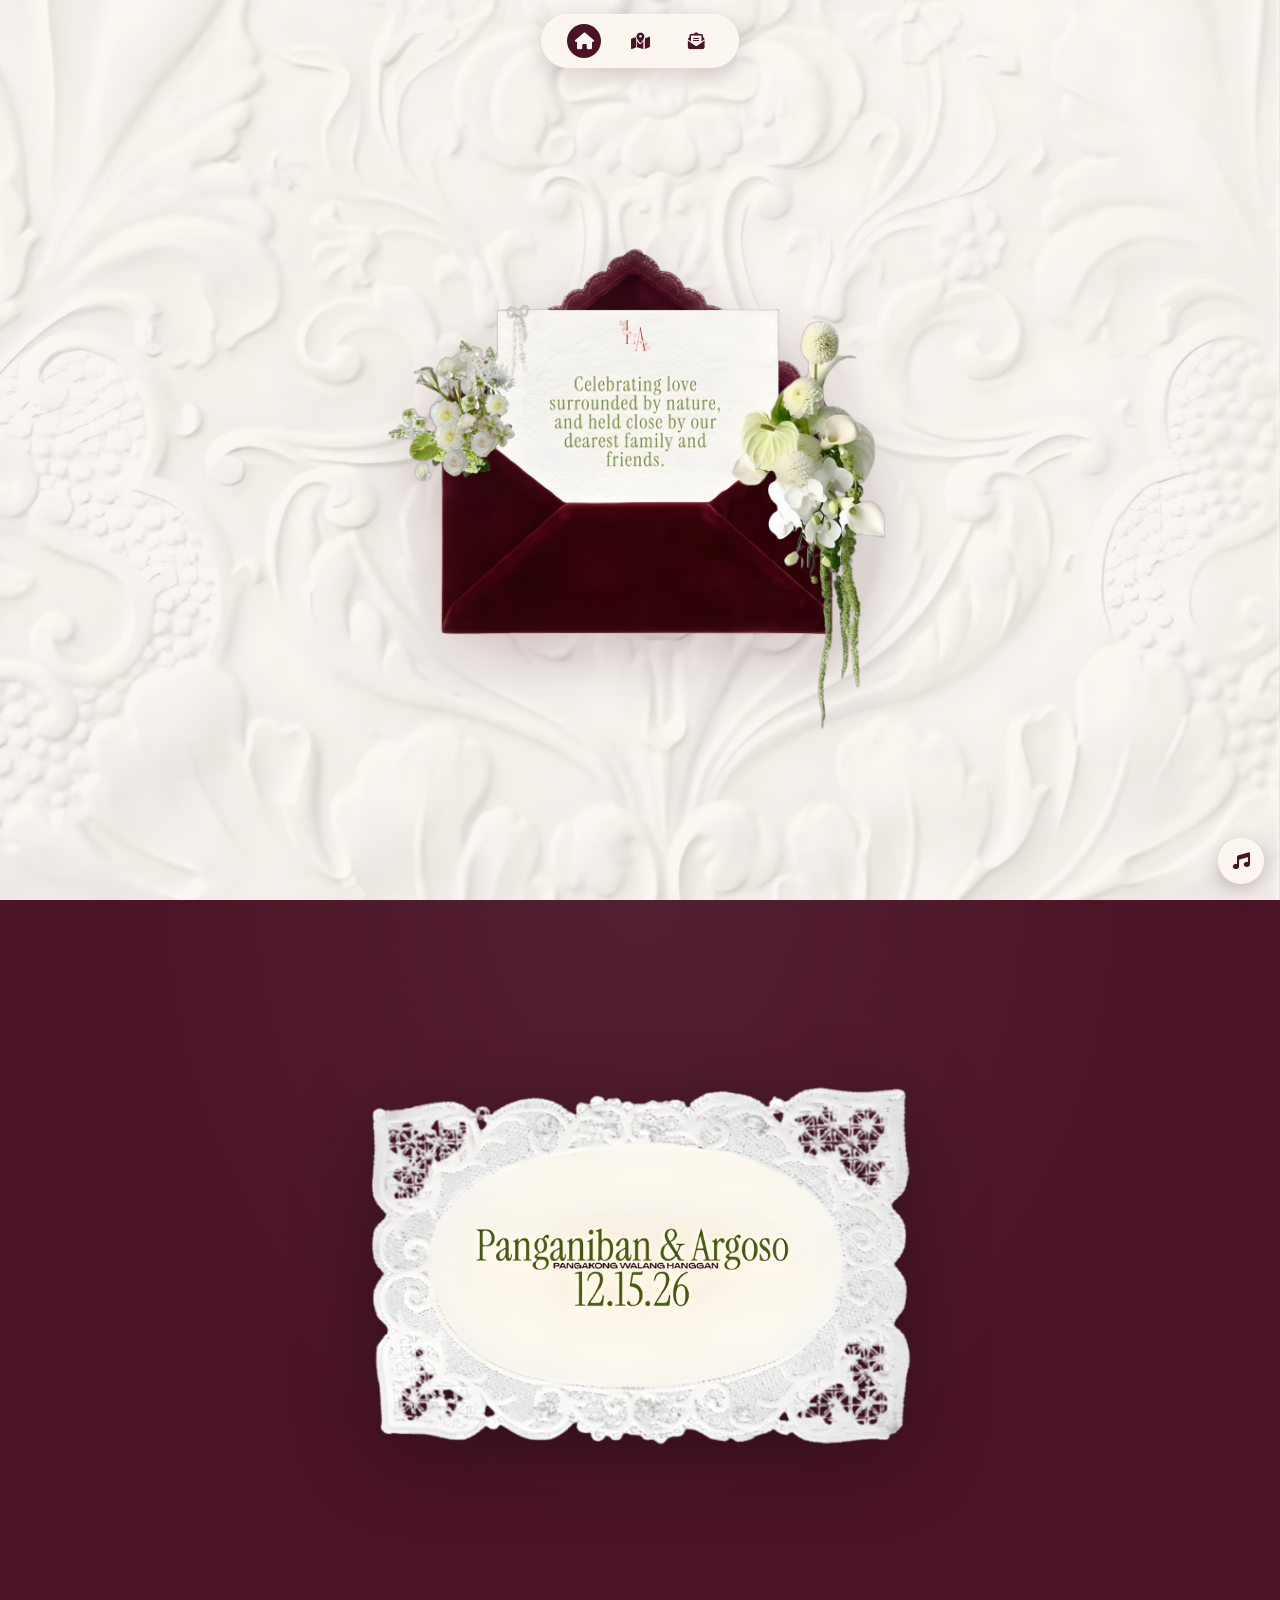
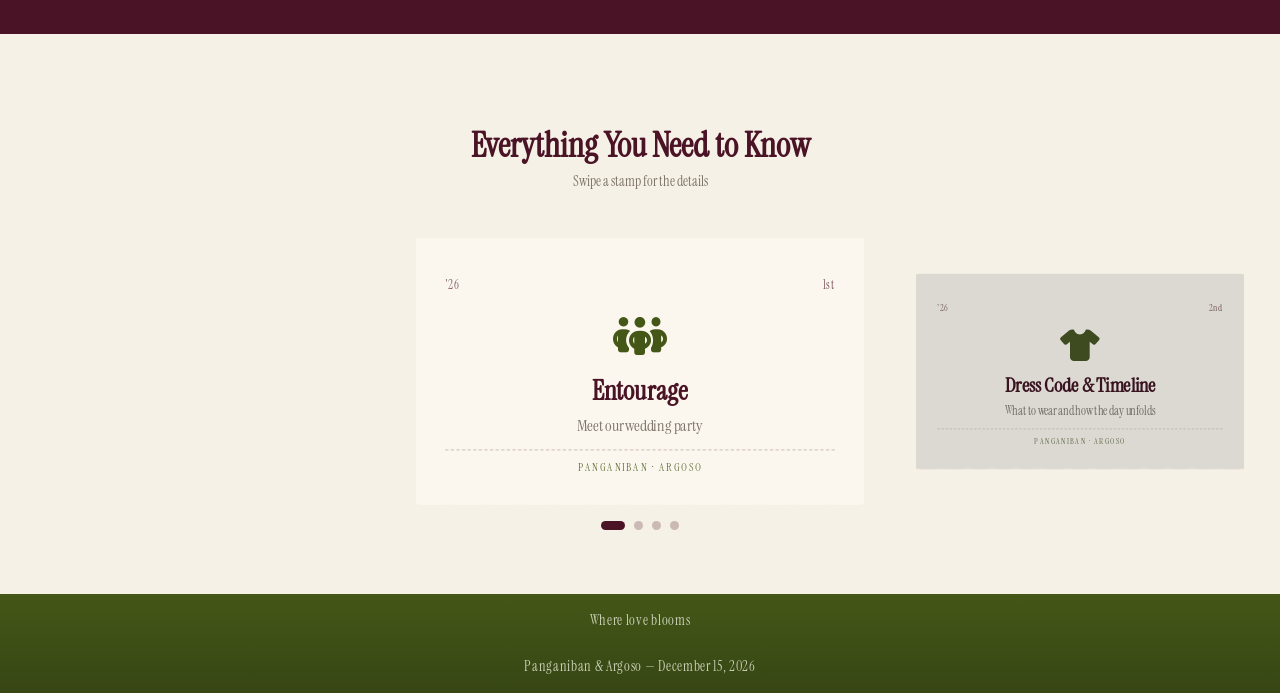
<file: panganiban_and_argoso/index.html>
<!DOCTYPE html>
<html lang="en">
<head>
    <meta charset="UTF-8">
    <meta name="viewport" content="width=device-width, initial-scale=1.0, viewport-fit=cover">
    <title>Panganiban &amp; Argoso — 12.15.26</title>
    <link rel="icon" href="./assets/icon header.png"/>
    <link rel="preconnect" href="https://fonts.googleapis.com">
    <link rel="preconnect" href="https://fonts.gstatic.com" crossorigin>
    <link href="https://fonts.googleapis.com/css2?family=Instrument+Serif:ital@0;1&display=swap" rel="stylesheet">
    <link rel="stylesheet" href="https://cdnjs.cloudflare.com/ajax/libs/font-awesome/6.5.2/css/all.min.css">
    <link rel="stylesheet" href="./style.css">
</head>
<body>
            <!-- background music: loops and attempts to autoplay; falls back to starting
                 on the visitor's first tap/click if the browser blocks silent autoplay -->
            <audio id="bgMusic" loop preload="auto">
            <source src="./assets/Project_ Romeo - Pramiss - (320 Kbps).mp3" type="audio/mpeg">
            Your browser does not support the audio element.
            </audio>

            <button type="button" id="musicToggle" class="music-toggle" aria-label="Toggle background music">
                <i class="fa-solid fa-music"></i>
            </button>

    <!-- top-center fixed nav (always visible) -->
    <nav class="pill-nav nav-top" id="topNav" aria-label="Primary">
        <button type="button" data-nav="home" class="active" aria-label="Home"><i class="fa-solid fa-house"></i></button>
        <button type="button" data-nav="map" aria-label="Open map"><i class="fa-solid fa-map-location-dot"></i></button>
        <button type="button" data-nav="rsvp" aria-label="Open RSVP"><i class="fa-solid fa-envelope-open-text"></i></button>
    </nav>

    <!-- hero area -->
    <section id="home" class="hero">
        <div class="envelope-wrap">
            <img src="./assets/hero-area-envelope.png" alt="Wedding invitation envelope" width="1000" height="1000">
        </div>
    </section>

    <!-- second area -->
    <section class="panel-maroon" aria-label="Couple names and date">
        <div class="lace-frame">
            <img class="lace-frame-img" src="./assets/second-area-name.png" alt="" aria-hidden="true" width="1000" height="800">
            <!--<div class="lace-content">
                <p class="names">Panganiban &amp; Argoso</p>
                <p class="subtitle">Panganiban &amp; Argoso Nuptials</p>
                <p class="date-line">12 . 15 . 26</p>
            </div>-->
        </div>
    </section>

    <!-- third (title for stamps)-->
    <section class="stamps-section" aria-label="Wedding details">
        <div class="stamps-heading">
            <h2>Everything You Need to Know</h2>
            <p>Swipe a stamp for the details</p>
        </div>

        <div class="carousel-viewport" id="carouselViewport">
            <div class="stamp-track" id="stampTrack" role="list">
                <article class="stamp-card is-active" role="listitem" tabindex="0" data-open="entourage">
                    <div class="stamp-top"><span>'26</span><span>1st</span></div>
                    <i class="fa-solid fa-people-group stamp-icon"></i>
                    <h3 class="stamp-title">Entourage</h3>
                    <p class="stamp-desc">Meet our wedding party</p>
                    <div class="stamp-bottom">Panganiban · Argoso</div>
                </article>

                <article class="stamp-card" role="listitem" tabindex="0" data-open="dress">
                    <div class="stamp-top"><span>'26</span><span>2nd</span></div>
                    <i class="fa-solid fa-shirt stamp-icon"></i>
                    <h3 class="stamp-title">Dress Code &amp; Timeline</h3>
                    <p class="stamp-desc">What to wear and how the day unfolds</p>
                    <div class="stamp-bottom">Panganiban · Argoso</div>
                </article>

                <article class="stamp-card" role="listitem" tabindex="0" data-open="map">
                    <div class="stamp-top"><span>'26</span><span>3rd</span></div>
                    <i class="fa-solid fa-map-location-dot stamp-icon"></i>
                    <h3 class="stamp-title">Ceremony &amp; Reception</h3>
                    <p class="stamp-desc">Venue details and directions</p>
                    <div class="stamp-bottom">Panganiban · Argoso</div>
                </article>

                <article class="stamp-card" role="listitem" tabindex="0" data-open="rsvp">
                    <div class="stamp-top"><span>'26</span><span>4th</span></div>
                    <i class="fa-solid fa-envelope-open-text stamp-icon"></i>
                    <h3 class="stamp-title">RSVP</h3>
                    <p class="stamp-desc">Let us know you're coming</p>
                    <div class="stamp-bottom">Panganiban · Argoso</div>
                </article>

            </div>
        </div>

        <div class="carousel-dots" id="carouselDots" role="tablist" aria-label="Select a card"></div>
    </section>

    <!-- footer -->
    <footer class="footer-bar">
        <span>Where love blooms</span><br>
        <span>Panganiban &amp; Argoso — December 15, 2026</span>
    </footer>

    <!-- modal for entourage -->
    <div class="modal-overlay" id="modal-entourage" aria-hidden="true">
        <div class="modal-card" role="dialog" aria-modal="true" aria-labelledby="entourageTitle">
            <div class="modal-head">
                <h3 id="entourageTitle">Wedding Entourage</h3>
                <button class="modal-close" data-close aria-label="Close"><i class="fa-solid fa-xmark"></i></button>
            </div>

            <div class="entourage-group">
                <h4>Parents of the Groom</h4>
                <p class="entourage-name">Josephine Panganiban</p>
                <p class="entourage-name">Joselito Panganiban</p>
            </div>

            <div class="entourage-group">
                <h4>Parents of the Bride</h4>
                <p class="entourage-name">Sharin Pacleb</p>
                <p class="entourage-name">Conrado Pacleb</p>
            </div>

            <div class="entourage-group">
                <h4>Principal Sponsors</h4>
                <div class="entourage-row"><span>Paul Panganiban</span><span>Cristina Panganiban</span></div>
                <div class="entourage-row"><span>Ivan Rosal</span><span>Karina Mendoza-Rosal</span></div>
                <div class="entourage-row"><span>Reynaldo Argoso</span><span>Ofelia Argoso</span></div>
            </div>

            <div class="entourage-group">
                <h4>Best Man &amp; Maid of Honor</h4>
                <div class="entourage-row"><span>John Michael Pampellona</span><span>Shannen Kyle Pacleb</span></div>
            </div>

            <div class="entourage-group">
                <h4>Secondary Sponsors</h4>
                <p class="entourage-sub">Veil</p>
                <div class="entourage-row"><span>Jonna Vercaza</span><span>Felipe Panganiban Jr .</span></div>
                <p class="entourage-sub">Candle</p>
                <div class="entourage-row"><span>Collyn Kae Panganiban</span><span>Abemel Obordo</span></div>
                <p class="entourage-sub">Cord</p>
                <div class="entourage-row"><span>Jovilyn Carman</span><span>Shane Christian Pacleb</span></div>
            </div>

            <div class="entourage-group">
                <h4>Coin &amp; Ring Bearer</h4>
                <p class="entourage-name">Sean Dave Pacleb</p>
                <h4>Bible Bearer</h4>
                <p class="entourage-name">Shawn Maverick Pacleb</p>
                <h4>Flower Girl</h4>
                <p class="entourage-name">Shannia Ava Pacleb</p>
            </div>
        </div>
    </div>


    <!-- modal for dress code/timeline -->
    <div class="modal-overlay" id="modal-dress" aria-hidden="true">
        <div class="modal-card" role="dialog" aria-modal="true" aria-labelledby="dressTitle">
            <div class="modal-head">
                <h3 id="dressTitle">Dress Code &amp; Timeline</h3>
                <button class="modal-close" data-close aria-label="Close"><i class="fa-solid fa-xmark"></i></button>
            </div>

            <p class="venue-addr" style="margin-bottom:6px;">We kindly request that our guests wear strictly formal attire and encourage everyone to dress according to our wedding colors.</p>
            <!---kjfghdifhisdfds-->
            

            <img class="modal-img" src="./assets/dress-code-rules-imagenew.png" alt="Attire guide showing suggested formal wear for ladies and gentlemen">
            <p class="venue-addr" style="margin-bottom:6px;">We can't wait to see you all looking your best as we come together to celebrate our love.</p>

            <ul class="timeline-list">
                <li><span class="tl-time">1:00 PM</span><span class="tl-label">Guests Arrive</span></li>
                <li><span class="tl-time">1:30 PM</span><span class="tl-label">Ceremony Begins</span></li>
                <li><span class="tl-time">4:00 PM</span><span class="tl-label">Cocktails</span></li>
                <li><span class="tl-time">6:00 PM</span><span class="tl-label">Dinner</span></li>
                <li><span class="tl-time">8:30 PM</span><span class="tl-label">Dancing</span></li>
                <li><span class="tl-time">9:00 PM</span><span class="tl-label">Send Off</span></li>
            </ul>
        </div>
    </div>

    <!-- modal for map -->
    <div class="modal-overlay" id="modal-map" aria-hidden="true">
        <div class="modal-card" role="dialog" aria-modal="true" aria-labelledby="mapTitle">
            <div class="modal-head">
                <h3 id="mapTitle">Getting There</h3>
                <button class="modal-close" data-close aria-label="Close"><i class="fa-solid fa-xmark"></i></button>
            </div>

            <div class="tab-row" role="tablist">
                <button class="tab-btn active" data-pane="ceremony" role="tab" aria-selected="true">Ceremony</button>
                <button class="tab-btn" data-pane="reception" role="tab" aria-selected="false">Reception</button>
            </div>

            <div class="map-pane active" data-pane="ceremony">
                <!-- Replace assets/pihm-image-preview.jpg to change the ceremony venue photo. -->
                <img class="venue-photo" src="./assets/pihm-image-preview.jpg" alt="Photo of the ceremony venue">
                <div class="map-placeholder">
                    <span><iframe src="https://www.google.com/maps/embed?pb=!1m18!1m12!1m3!1d3861.0315067443726!2d121.15774577594091!3d14.597280577156257!2m3!1f0!2f0!3f0!3m2!1i1024!2i768!4f13.1!3m3!1m2!1s0x3397b8b089fa70bb%3A0x3a2922d867e8bd24!2sParish%20of%20the%20Immaculate%20Heart%20of%20Mary%20(Diocese%20of%20Antipolo)!5e0!3m2!1sen!2sph!4v1790072441594!5m2!1sen!2sph" width="600" height="450" style="border:0;" allowfullscreen="" loading="lazy" referrerpolicy="strict-origin-when-cross-origin"></iframe></span>
                </div>
                <p class="venue-name">Parish of the Immaculate Heart of Mary (Diocese of Antipolo)</p>
                <p class="venue-addr">Daang Bakal Rd, Antipolo, 1870 Rizal</p>
                <a class="map-link" href="https://maps.app.goo.gl/XnYdXXuiNPdWwJX39" target="_blank" rel="noopener">
                    <i class="fa-solid fa-diamond-turn-right"></i> Get directions
                </a>
            </div>

            <div class="map-pane" data-pane="reception">
                <!-- Replace assets/timmy-in-woods-picture-preview.jpg to change the reception venue photo. -->
                <img class="venue-photo" src="./assets/timmy-in-woods-picture-preview.jpg" alt="Photo of the reception venue">
                <div class="map-placeholder">
                    <span><iframe src="https://www.google.com/maps/embed?pb=!1m18!1m12!1m3!1d3861.4702229044174!2d121.1643809!3d14.572261199999994!2m3!1f0!2f0!3f0!3m2!1i1024!2i768!4f13.1!3m3!1m2!1s0x3397c795c61bfc91%3A0x35b4322827633c80!2sTimmy%20in%20the%20Woods!5e0!3m2!1sen!2sph!4v1790072395099!5m2!1sen!2sph" width="600" height="450" style="border:0;" allowfullscreen="" loading="lazy" referrerpolicy="strict-origin-when-cross-origin"></iframe></span>
                </div>
                <p class="venue-name">Timmy in the Woods</p>
                <p class="venue-addr">#3 Mount Everest Avenue, Goldenhills Subdivision, Antipolo, 1870 Rizal</p>
                <a class="map-link" href="https://maps.app.goo.gl/Njo3QoFitmoHEnECA" target="_blank" rel="noopener">
                    <i class="fa-solid fa-diamond-turn-right"></i> Get directions
                </a>
            </div>
        </div>
    </div>

    <div class="modal-overlay" id="modal-rsvp" aria-hidden="true">
        <div class="modal-card" role="dialog" aria-modal="true" aria-labelledby="rsvpTitle">
            <div class="modal-head">
                <h3 id="rsvpTitle">RSVP</h3>
                <button class="modal-close" data-close aria-label="Close"><i class="fa-solid fa-xmark"></i></button>
            </div>

            <p class="reserved-line">We have specifically reserved you a seat — kindly let us know if you'll be joining us.</p>

            <div class="info-highlight">
                <div class="info-highlight-item">
                    <h4><i class="fa-solid fa-gift"></i> Gifts</h4>
                    <p>Your presence is the greatest gift we could ask for. If you wish to bless us with a gift, a monetary contribution to help our love grow and bloom in the years ahead would be deeply appreciated.</p>
                </div>
                <div class="info-highlight-item">
                    <h4><i class="fa-solid fa-calendar-check"></i> RSVP</h4>
                    <p>Kindly confirm your attendance by <b>October 15, 2026</b>. We look forward to celebrating this special day with you.</p>
                </div>
            </div>

            <form class="rsvp-form" id="rsvpForm" method="post">
                <div>
                    <label for="fullName">Full name</label>
                    <input type="text" id="fullName" name="fullName" required autocomplete="name">
                </div>

                <div>
                    <label>Will you be attending?</label>
                    <div class="attend-row" role="radiogroup" aria-label="Will you be attending?">
                        <label class="attend-option attend-yes">
                            <input type="radio" name="attending" value="Joyfully accepts" required>
                            <span class="attend-tick"><i class="fa-solid fa-check"></i></span>
                            <span class="attend-text">Joyfully Accepts</span>
                        </label>
                        <label class="attend-option attend-no">
                            <input type="radio" name="attending" value="Regretfully declines">
                            <span class="attend-tick"><i class="fa-solid fa-xmark"></i></span>
                            <span class="attend-text">Regretfully Declines</span>
                        </label>
                    </div>
                </div>

                <div>
                    <label for="songSuggest">What song will get you on the dance floor?</label>
                    <input type="text" id="songSuggest" name="songSuggest" required>
                </div>

                <div>
                    <label for="dietaryRestrictions">Dietary restrictions</label>
                    <textarea id="dietaryRestrictions" name="dietaryRestrictions" rows="3"></textarea>
                </div>

                <button type="submit" class="rsvp-submit">Send RSVP</button>
                <p class="rsvp-note">Responses are recorded to our guest list spreadsheet. Please kindly reply by October 15, 2026.</p>
                <p class="rsvp-status" id="rsvpStatus"></p>
            </form>
        </div>
    </div>

    <script src="./script.js" defer></script>
</body>
</html>
</file>
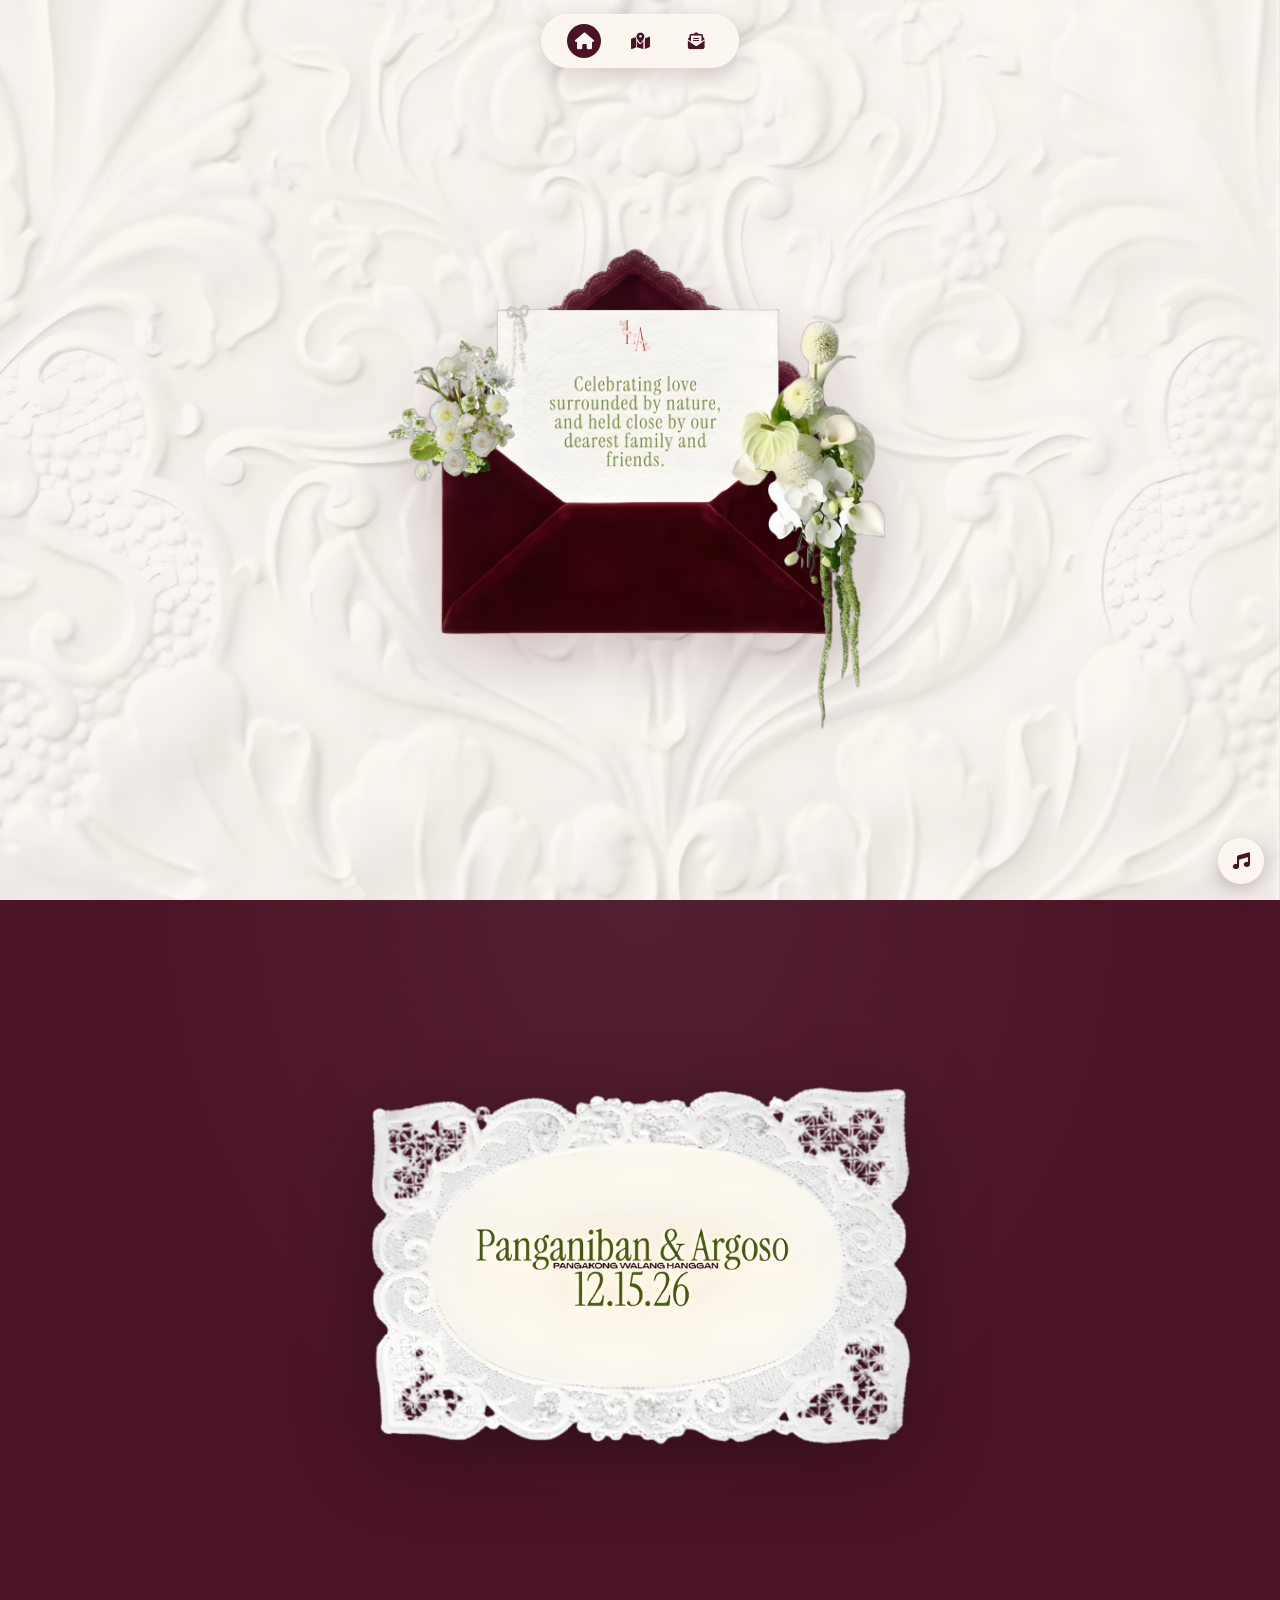
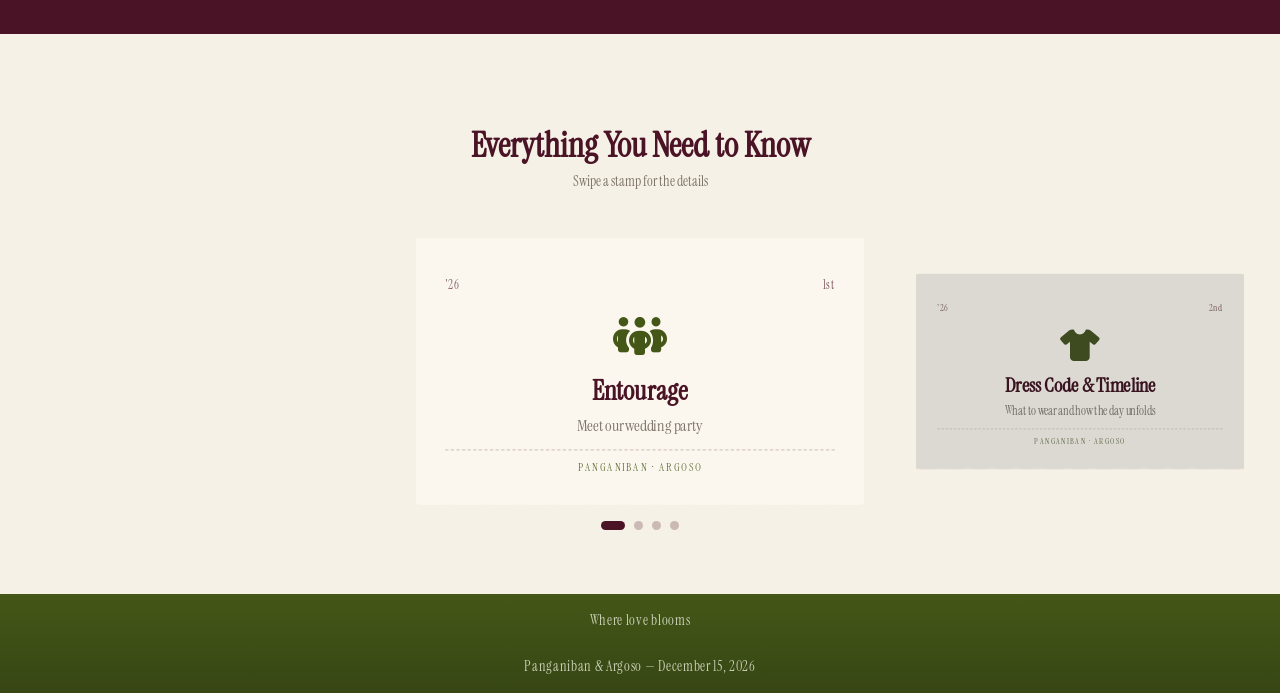
<file: twelve_fifteen_twentysix/index.html>
<!DOCTYPE html>
<html lang="en">
<head>
    <meta charset="UTF-8">
    <meta name="viewport" content="width=device-width, initial-scale=1.0, viewport-fit=cover">
    <title>Panganiban &amp; Argoso — 12.15.26</title>
    <link rel="icon" href="./assets/icon header.png"/>
    <link rel="preconnect" href="https://fonts.googleapis.com">
    <link rel="preconnect" href="https://fonts.gstatic.com" crossorigin>
    <link href="https://fonts.googleapis.com/css2?family=Instrument+Serif:ital@0;1&display=swap" rel="stylesheet">
    <link rel="stylesheet" href="https://cdnjs.cloudflare.com/ajax/libs/font-awesome/6.5.2/css/all.min.css">
    <link rel="stylesheet" href="./style.css">
</head>
<body>
            <!-- background music: loops and attempts to autoplay; falls back to starting
                on the visitor's first tap/click if the browser blocks silent autoplay -->
            <audio id="bgMusic" loop preload="auto">
            <source src="./assets/Project_ Romeo - Pramiss - (320 Kbps).mp3" type="audio/mpeg">
            Your browser does not support the audio element.
            </audio>

            <button type="button" id="musicToggle" class="music-toggle" aria-label="Toggle background music">
                <i class="fa-solid fa-music"></i>
            </button>

    <!-- top-center fixed nav (always visible) -->
    <nav class="pill-nav nav-top" id="topNav" aria-label="Primary">
        <button type="button" data-nav="home" class="active" aria-label="Home"><i class="fa-solid fa-house"></i></button>
        <button type="button" data-nav="map" aria-label="Open map"><i class="fa-solid fa-map-location-dot"></i></button>
        <button type="button" data-nav="rsvp" aria-label="Open RSVP"><i class="fa-solid fa-envelope-open-text"></i></button>
    </nav>

    <!-- hero area -->
    <section id="home" class="hero">
        <div class="envelope-wrap">
            <img src="./assets/hero-area-envelope.png" alt="Wedding invitation envelope" width="1000" height="1000">
        </div>
    </section>

    <!-- second area -->
    <section class="panel-maroon" aria-label="Couple names and date">
        <div class="lace-frame">
            <img class="lace-frame-img" src="./assets/second-area-name.png" alt="" aria-hidden="true" width="1000" height="800">
            <!--<div class="lace-content">
                <p class="names">Panganiban &amp; Argoso</p>
                <p class="subtitle">Panganiban &amp; Argoso Nuptials</p>
                <p class="date-line">12 . 15 . 26</p>
            </div>-->
        </div>
    </section>

    <!-- third (title for stamps)-->
    <section class="stamps-section" aria-label="Wedding details">
        <div class="stamps-heading">
            <h2>Everything You Need to Know</h2>
            <p>Swipe a stamp for the details</p>
        </div>

        <div class="carousel-viewport" id="carouselViewport">
            <div class="stamp-track" id="stampTrack" role="list">
                <article class="stamp-card is-active" role="listitem" tabindex="0" data-open="entourage">
                    <div class="stamp-top"><span>'26</span><span>1st</span></div>
                    <i class="fa-solid fa-people-group stamp-icon"></i>
                    <h3 class="stamp-title">Entourage</h3>
                    <p class="stamp-desc">Meet our wedding party</p>
                    <div class="stamp-bottom">Panganiban · Argoso</div>
                </article>

                <article class="stamp-card" role="listitem" tabindex="0" data-open="dress">
                    <div class="stamp-top"><span>'26</span><span>2nd</span></div>
                    <i class="fa-solid fa-shirt stamp-icon"></i>
                    <h3 class="stamp-title">Dress Code &amp; Timeline</h3>
                    <p class="stamp-desc">What to wear and how the day unfolds</p>
                    <div class="stamp-bottom">Panganiban · Argoso</div>
                </article>

                <article class="stamp-card" role="listitem" tabindex="0" data-open="map">
                    <div class="stamp-top"><span>'26</span><span>3rd</span></div>
                    <i class="fa-solid fa-map-location-dot stamp-icon"></i>
                    <h3 class="stamp-title">Ceremony &amp; Reception</h3>
                    <p class="stamp-desc">Venue details and directions</p>
                    <div class="stamp-bottom">Panganiban · Argoso</div>
                </article>

                <article class="stamp-card" role="listitem" tabindex="0" data-open="rsvp">
                    <div class="stamp-top"><span>'26</span><span>4th</span></div>
                    <i class="fa-solid fa-envelope-open-text stamp-icon"></i>
                    <h3 class="stamp-title">RSVP</h3>
                    <p class="stamp-desc">Let us know you're coming</p>
                    <div class="stamp-bottom">Panganiban · Argoso</div>
                </article>

            </div>
        </div>

        <div class="carousel-dots" id="carouselDots" role="tablist" aria-label="Select a card"></div>
    </section>

    <!-- footer -->
    <footer class="footer-bar">
        <span>Where love blooms</span><br>
        <span>Panganiban &amp; Argoso — December 15, 2026</span>
    </footer>

    <!-- modal for entourage -->
    <div class="modal-overlay" id="modal-entourage" aria-hidden="true">
        <div class="modal-card" role="dialog" aria-modal="true" aria-labelledby="entourageTitle">
            <div class="modal-head">
                <h3 id="entourageTitle">Wedding Entourage</h3>
                <button class="modal-close" data-close aria-label="Close"><i class="fa-solid fa-xmark"></i></button>
            </div>

            <div class="entourage-group">
                <h4>Parents of the Groom</h4>
                <p class="entourage-name">Josephine Panganiban</p>
                <p class="entourage-name">Joselito Panganiban</p>
            </div>

            <div class="entourage-group">
                <h4>Parents of the Bride</h4>
                <p class="entourage-name">Sharin Pacleb</p>
                <p class="entourage-name">Conrado Pacleb</p>
            </div>

            <div class="entourage-group">
                <h4>Principal Sponsors</h4>
                <div class="entourage-row"><span>Paul Panganiban</span><span>Cristina Panganiban</span></div>
                <div class="entourage-row"><span>Ivan Rosal</span><span>Karina Mendoza-Rosal</span></div>
                <div class="entourage-row"><span>Reynaldo Argoso</span><span>Ofelia Argoso</span></div>
            </div>

            <div class="entourage-group">
                <h4>Best Man &amp; Maid of Honor</h4>
                <div class="entourage-row"><span>John Michael Pampellona</span><span>Shannen Kyle Pacleb</span></div>
            </div>

            <div class="entourage-group">
                <h4>Secondary Sponsors</h4>
                <p class="entourage-sub">Veil</p>
                <div class="entourage-row"><span>Jonna Vercaza</span><span>Felipe Panganiban Jr .</span></div>
                <p class="entourage-sub">Candle</p>
                <div class="entourage-row"><span>Collyn Kae Panganiban</span><span>Abemel Obordo</span></div>
                <p class="entourage-sub">Cord</p>
                <div class="entourage-row"><span>Jovilyn Carman</span><span>Shane Christian Pacleb</span></div>
            </div>

            <div class="entourage-group">
                <h4>Coin &amp; Ring Bearer</h4>
                <p class="entourage-name">Sean Dave Pacleb</p>
                <h4>Bible Bearer</h4>
                <p class="entourage-name">Shawn Maverick Pacleb</p>
                <h4>Flower Girl</h4>
                <p class="entourage-name">Shannia Ava Pacleb</p>
            </div>
        </div>
    </div>


    <!-- modal for dress code/timeline -->
    <div class="modal-overlay" id="modal-dress" aria-hidden="true">
        <div class="modal-card" role="dialog" aria-modal="true" aria-labelledby="dressTitle">
            <div class="modal-head">
                <h3 id="dressTitle">Dress Code &amp; Timeline</h3>
                <button class="modal-close" data-close aria-label="Close"><i class="fa-solid fa-xmark"></i></button>
            </div>

            <p class="venue-addr" style="margin-bottom:6px;">We kindly request that our guests wear strictly formal attire and encourage everyone to dress according to our wedding colors.</p>
            <!---kjfghdifhisdfds-->
            

            <img class="modal-img" src="./assets/dress-code-rules-imagenew.png" alt="Attire guide showing suggested formal wear for ladies and gentlemen">
            <p class="venue-addr" style="margin-bottom:6px;">We can't wait to see you all looking your best as we come together to celebrate our love.</p>

            <ul class="timeline-list">
                <li><span class="tl-time">1:00 PM</span><span class="tl-label">Guests Arrive</span></li>
                <li><span class="tl-time">1:30 PM</span><span class="tl-label">Ceremony Begins</span></li>
                <li><span class="tl-time">4:00 PM</span><span class="tl-label">Cocktails</span></li>
                <li><span class="tl-time">6:00 PM</span><span class="tl-label">Dinner</span></li>
                <li><span class="tl-time">8:30 PM</span><span class="tl-label">Dancing</span></li>
                <li><span class="tl-time">9:00 PM</span><span class="tl-label">Send Off</span></li>
            </ul>
        </div>
    </div>

    <!-- modal for map -->
    <div class="modal-overlay" id="modal-map" aria-hidden="true">
        <div class="modal-card" role="dialog" aria-modal="true" aria-labelledby="mapTitle">
            <div class="modal-head">
                <h3 id="mapTitle">Getting There</h3>
                <button class="modal-close" data-close aria-label="Close"><i class="fa-solid fa-xmark"></i></button>
            </div>

            <div class="tab-row" role="tablist">
                <button class="tab-btn active" data-pane="ceremony" role="tab" aria-selected="true">Ceremony</button>
                <button class="tab-btn" data-pane="reception" role="tab" aria-selected="false">Reception</button>
            </div>

            <div class="map-pane active" data-pane="ceremony">
                <!-- Replace assets/pihm-image-preview.jpg to change the ceremony venue photo. -->
                <img class="venue-photo" src="./assets/pihm-image-preview.jpg" alt="Photo of the ceremony venue">
                <div class="map-placeholder">
                    <span><iframe src="https://www.google.com/maps/embed?pb=!1m18!1m12!1m3!1d3861.0315067443726!2d121.15774577594091!3d14.597280577156257!2m3!1f0!2f0!3f0!3m2!1i1024!2i768!4f13.1!3m3!1m2!1s0x3397b8b089fa70bb%3A0x3a2922d867e8bd24!2sParish%20of%20the%20Immaculate%20Heart%20of%20Mary%20(Diocese%20of%20Antipolo)!5e0!3m2!1sen!2sph!4v1790072441594!5m2!1sen!2sph" width="600" height="450" style="border:0;" allowfullscreen="" loading="lazy" referrerpolicy="strict-origin-when-cross-origin"></iframe></span>
                </div>
                <p class="venue-name">Parish of the Immaculate Heart of Mary (Diocese of Antipolo)</p>
                <p class="venue-addr">Daang Bakal Rd, Antipolo, 1870 Rizal</p>
                <a class="map-link" href="https://maps.app.goo.gl/XnYdXXuiNPdWwJX39" target="_blank" rel="noopener">
                    <i class="fa-solid fa-diamond-turn-right"></i> Get directions
                </a>
            </div>

            <div class="map-pane" data-pane="reception">
                <!-- Replace assets/timmy-in-woods-picture-preview.jpg to change the reception venue photo. -->
                <img class="venue-photo" src="./assets/timmy-in-woods-picture-preview.jpg" alt="Photo of the reception venue">
                <div class="map-placeholder">
                    <span><iframe src="https://www.google.com/maps/embed?pb=!1m18!1m12!1m3!1d3861.4702229044174!2d121.1643809!3d14.572261199999994!2m3!1f0!2f0!3f0!3m2!1i1024!2i768!4f13.1!3m3!1m2!1s0x3397c795c61bfc91%3A0x35b4322827633c80!2sTimmy%20in%20the%20Woods!5e0!3m2!1sen!2sph!4v1790072395099!5m2!1sen!2sph" width="600" height="450" style="border:0;" allowfullscreen="" loading="lazy" referrerpolicy="strict-origin-when-cross-origin"></iframe></span>
                </div>
                <p class="venue-name">Timmy in the Woods</p>
                <p class="venue-addr">#3 Mount Everest Avenue, Goldenhills Subdivision, Antipolo, 1870 Rizal</p>
                <a class="map-link" href="https://maps.app.goo.gl/Njo3QoFitmoHEnECA" target="_blank" rel="noopener">
                    <i class="fa-solid fa-diamond-turn-right"></i> Get directions
                </a>
            </div>
        </div>
    </div>

    <div class="modal-overlay" id="modal-rsvp" aria-hidden="true">
        <div class="modal-card" role="dialog" aria-modal="true" aria-labelledby="rsvpTitle">
            <div class="modal-head">
                <h3 id="rsvpTitle">RSVP</h3>
                <button class="modal-close" data-close aria-label="Close"><i class="fa-solid fa-xmark"></i></button>
            </div>

            <p class="reserved-line">We have specifically reserved you a seat — kindly let us know if you'll be joining us.</p>

            <div class="info-highlight">
                <div class="info-highlight-item">
                    <h4><i class="fa-solid fa-gift"></i> Gifts</h4>
                    <p>Your presence is the greatest gift we could ask for. If you wish to bless us with a gift, a monetary contribution to help our love grow and bloom in the years ahead would be deeply appreciated.</p>
                </div>
                <div class="info-highlight-item">
                    <h4><i class="fa-solid fa-calendar-check"></i> RSVP</h4>
                    <p>Kindly confirm your attendance by <b>October 15, 2026</b>. We look forward to celebrating this special day with you.</p>
                </div>
            </div>

            <form class="rsvp-form" id="rsvpForm" method="post">
                <div>
                    <label for="fullName">Full name</label>
                    <input type="text" id="fullName" name="fullName" required autocomplete="name">
                </div>

                <div>
                    <label>Will you be attending?</label>
                    <div class="attend-row" role="radiogroup" aria-label="Will you be attending?">
                        <label class="attend-option attend-yes">
                            <input type="radio" name="attending" value="Joyfully accepts" required>
                            <span class="attend-tick"><i class="fa-solid fa-check"></i></span>
                            <span class="attend-text">Joyfully Accepts</span>
                        </label>
                        <label class="attend-option attend-no">
                            <input type="radio" name="attending" value="Regretfully declines">
                            <span class="attend-tick"><i class="fa-solid fa-xmark"></i></span>
                            <span class="attend-text">Regretfully Declines</span>
                        </label>
                    </div>
                </div>

                <div>
                    <label for="songSuggest">What song will get you on the dance floor?</label>
                    <input type="text" id="songSuggest" name="songSuggest" required>
                </div>

                <div>
                    <label for="dietaryRestrictions">Dietary restrictions</label>
                    <textarea id="dietaryRestrictions" name="dietaryRestrictions" rows="3"></textarea>
                </div>

                <button type="submit" class="rsvp-submit">Send RSVP</button>
                <p class="rsvp-note">Responses are recorded to our guest list spreadsheet. Please kindly reply by October 15, 2026.</p>
                <p class="rsvp-status" id="rsvpStatus"></p>
            </form>
        </div>
    </div>

    <script src="./script.js" defer></script>
</body>
</html>
</file>
<file: panganiban_and_argoso/style.css>
:root{
  --olive:#445717;
  --olive-deep:#374614;
  --wine:#4b1426;
  --wine-deep:#37101c;
  --paper:#f6f1e6;
  --paper-line:#e7ddc6;
  --ink:#3a2e22;
  --cream:#fbf7ee;
  --accept:#2e7d32;
  --decline:#b3261e;
  box-sizing:border-box;
  padding-top:env(safe-area-inset-top,0px);
  padding-bottom:env(safe-area-inset-bottom,0px);
}

*, *::before, *::after {
  box-sizing:inherit;
}

/* ---------- custom scrollbars (Webkit + Firefox), site-wide ---------- */
* {
  scrollbar-width:thin;
  scrollbar-color:var(--wine) var(--paper);
}

::-webkit-scrollbar{
  width:10px;
  height:10px;
}
::-webkit-scrollbar-track{
  background:var(--paper);
}
::-webkit-scrollbar-thumb{
  background-color:var(--wine);
  border-radius:999px;
  border:2px solid var(--paper);
}
::-webkit-scrollbar-thumb:hover{
  background-color:var(--wine-deep);
}
::-webkit-scrollbar-corner{
  background:var(--paper);
}

/* modal cards get a slightly lighter thumb since their own background is cream, not paper */
.modal-card{
  scrollbar-color:var(--wine) var(--cream);
}
.modal-card::-webkit-scrollbar-track{
  background:var(--cream);
}
.modal-card::-webkit-scrollbar-thumb{
  border-color:var(--cream);
}

html{
  scroll-behavior:smooth; 
  scroll-padding-top:env(safe-area-inset-top,0px);
}

@media (prefers-color-scheme:dark){
  :root:not([data-theme="light"]){
    --paper:#f6f1e6; --ink:#3a2e22;
  }
}
  
:root[data-theme="dark"]{ 
  --paper:#f6f1e6; 
  --ink:#3a2e22; 
}

html, body{
  height:100%;
}

body{
  margin:0;
  font-family:'Instrument Serif', serif;
  color:var(--ink);
  background-color:var(--paper);
  -webkit-font-smoothing:antialiased;
  overflow-x:hidden;
  position:relative; /* establishes containing context, not strictly required with body::before fixed */
}

body::before{
  content:'';
  position:fixed;
  inset:0;
  z-index:-1;
  background-image:url("./assets/embossed-background.png");
  background-repeat:no-repeat;
  background-size:cover;
  background-position:center;
  opacity:0.5; /* <- adjust this number (0 to 1) to control how visible the texture is */
  pointer-events:none;
}

img{
max-width:100%; 
display:block;
}

button{
  font-family:inherit;
}

.eyebrow-label{ 
  font-family: 'Instrument Serif',serif; 
  font-size:.68rem; 
  letter-spacing:.14em; 
  color:var(--wine); 
  opacity:.75; 
}

/* ---------- pill nav ---------- */
.pill-nav{
  display:flex; align-items:center; gap:clamp(10px,4vw,22px);
  background:var(--cream);
  border-radius:999px;
  padding:10px clamp(16px,5vw,26px);
  box-shadow:0 6px 22px rgba(75,20,38,.18), 0 1px 0 rgba(255,255,255,.6) inset;
  width:fit-content;
}

.pill-nav button{
  background:none; border:none; cursor:pointer;
  width:34px; height:34px; border-radius:50%;
  display:flex; align-items:center; justify-content:center;
  color:var(--wine); font-size:1.05rem;
  transition:background .2s ease, color .2s ease, transform .2s ease;
}

.pill-nav button:hover{
    background:rgba(75,20,38,.08); 
    transform:translateY(-1px); 
}

.pill-nav button:focus-visible{ 
    outline:2px solid var(--olive); 
    outline-offset:2px; 
}

.pill-nav button.active{ 
    background:var(--wine); 
    color:var(--cream); 
}

/* ---------- background music toggle ---------- */
.music-toggle{
  position:fixed;
  right:calc(16px + env(safe-area-inset-right,0px));
  bottom:calc(16px + env(safe-area-inset-bottom,0px));
  z-index:80;
  width:46px; height:46px;
  border-radius:50%;
  border:none;
  cursor:pointer;
  background:var(--cream);
  color:var(--wine);
  font-size:1.05rem;
  display:flex; align-items:center; justify-content:center;
  box-shadow:0 6px 18px rgba(75,20,38,.22), 0 1px 0 rgba(255,255,255,.6) inset;
  transition:background .2s ease, color .2s ease, transform .2s ease;
}
.music-toggle:hover{ transform:translateY(-1px); }
.music-toggle:focus-visible{ outline:2px solid var(--olive); outline-offset:2px; }
.music-toggle.playing{
  background:var(--wine);
  color:var(--cream);
}
.music-toggle.playing i{
  animation:music-pulse 1.6s ease-in-out infinite;
}
@keyframes music-pulse{
  0%, 100%{ transform:scale(1); }
  50%{ transform:scale(1.15); }
}
@media (prefers-reduced-motion:reduce){
  .music-toggle.playing i{ animation:none; }
}

/* ---------- top-center fixed nav, always visible ---------- */
.nav-top{
  position:fixed;
  top:calc(14px + env(safe-area-inset-top,0px));
  left:50%;
  transform:translateX(-50%);
  z-index:80;
}

/* ---------- Section 1: hero ---------- */
.hero{
  min-height:100svh;
  display:flex; flex-direction:column; align-items:center; justify-content:center;
  gap:clamp(24px,6vw,44px);
  padding:calc(96px + env(safe-area-inset-top,0px)) 20px 40px;
  text-align:center;
  position:relative;
}

.hero-mark{
  font-size:.72rem; 
  letter-spacing:.32em; 
  color:var(--wine); 
  opacity:.6; 
  text-transform:uppercase; 
  font-family:'Instrument Serif',serif;
}

.envelope-wrap{
  width:min(90vw, 480px);
  filter:drop-shadow(0 22px 30px rgba(75,20,38,.22));
}
@media (min-width:640px){
  .envelope-wrap{ width:min(65vw, 620px); }
}
@media (min-width:1024px){
  .envelope-wrap{ width:min(40vw, 760px); }
}

.envelope-wrap img{ 
  width:100%; 
  height:auto;
  image-rendering:auto;
}

.hero-caption{ 
  font-size:1rem;
  font-style:italic; 
  color:var(--ink); 
  opacity:.7; 
  max-width:320px; 
  margin:0 auto; 
}

/* ---------- Section 2: maroon lace panel ---------- */
.panel-maroon{
  background:
    radial-gradient(ellipse at 50% 0%, rgba(255,255,255,.05), transparent 60%),
    var(--wine);
  padding:clamp(56px,10vw,96px) 20px;
  display:flex; align-items:center; justify-content:center;
}

.lace-frame{
  position:relative;
  width:min(92vw, 560px);
  aspect-ratio:900/680;
  display:flex; align-items:center; justify-content:center;
  padding:clamp(20px,5vw,40px);
  filter:drop-shadow(0 18px 40px rgba(0,0,0,.35));
}
@media (min-width:640px){
  .lace-frame{ width:min(78vw, 760px); }
}
@media (min-width:1024px){
  .lace-frame{ width:min(56vw, 980px); }
}
@media (min-width:1440px){
  .lace-frame{ width:min(46vw, 1120px); }
}

.lace-frame-img{
  position:absolute; inset:0;
  width:100%; height:100%;
  object-fit:contain;
  z-index:1;
}

.lace-content{ 
  position:relative; 
  z-index:2; 
}

.names{
  font-size:clamp(1.7rem, 5.4vw, 2.7rem);
  line-height:1.05; 
  color:var(--wine); 
  margin:0 0 8px;
}

.subtitle{
  font-family:'Instrument Serif',serif; 
  font-size:.62rem; 
  letter-spacing:.2em;
  text-transform:uppercase; 
  color:var(--wine); 
  opacity:.65; 
  margin:0 0 10px;
}
  
.date-line{ 
  font-size:clamp(1.1rem,3.2vw,1.5rem); 
  color:var(--ink); 
  opacity:.85; 
  margin:0;
}

/* ---------- Section 3: stamp carousel ---------- */
.stamps-section{ 
  padding:
    clamp(56px,9vw,90px) 16px 
    clamp(40px,8vw,64px); 
  position:relative;
}

.stamps-heading{ 
  text-align:center; 
  margin:0 0 clamp(28px,6vw,44px); 
}

.stamps-heading h2{ 
  font-size:clamp(1.5rem,4vw,2.1rem); 
  color:var(--wine); 
  margin:0 0 6px; 
}

.stamps-heading p{ 
  font-family:'Instrument Serif',serif; 
  font-size:.85rem; 
  color:var(--ink); 
  opacity:.65; 
  margin:0;
}

.carousel-viewport{
  max-width:1240px;
  margin:0 auto;
  overflow:hidden;
  touch-action:pan-y;
  padding:18px 0 14px;
  cursor:grab;
}
.carousel-viewport.dragging{ cursor:grabbing; }

.stamp-track{
  display:flex;
  align-items:center;
  will-change:transform;
  transition:transform .45s cubic-bezier(.22,.9,.3,1);
}
.carousel-viewport.dragging .stamp-track{ transition:none; }

.stamp-card{
  flex:0 0 auto;
  width:min(64vw, 250px);
  margin:0 12px;
  background:var(--cream);
  border:none;
  border-radius:2px;
  padding:26px 18px 22px;
  cursor:pointer;
  transform:scale(.82);
  filter:brightness(.88) saturate(.75);
  transition:transform .4s cubic-bezier(.22,.9,.3,1), filter .4s ease, box-shadow .4s ease;
  box-shadow:0 8px 18px rgba(75,20,38,.1);
  text-align:center;
  user-select:none;
  -webkit-user-drag:none;
  /* Perforated stamp-edge is applied per-card as an inline mask-image by script.js,
     sized to the card's real rendered pixels so the notches never stretch. */
  -webkit-mask-repeat:no-repeat;
  mask-repeat:no-repeat;
  -webkit-mask-size:100% 100%;
  mask-size:100% 100%;
}

@media (min-width:640px){
  .stamp-card{ width:min(40vw, 320px); margin:0 16px; padding:30px 22px 24px; }
}
@media (min-width:900px){
  .stamp-card{ width:min(28vw, 360px); margin:0 18px; padding:32px 24px 26px; }
}
@media (min-width:1280px){
  .stamp-card{ width:400px; margin:0 20px; padding:36px 26px 28px; }
}

.stamp-card.is-active{
  transform:scale(1.12);
  filter:none;
  box-shadow:0 18px 32px rgba(75,20,38,.22);
  position:relative;
  z-index:3;
}

.stamp-card:focus-visible{ outline:2px solid var(--olive); outline-offset:2px; }

.stamp-top{ 
  display:flex; 
  justify-content:space-between; 
  font-size:.65rem; 
  letter-spacing:.08em; 
  color:var(--wine); 
  opacity:.7; 
  margin-bottom:10px;
}

.stamp-icon{ 
  font-size:clamp(2.1rem, 1.6rem + 1vw, 2.8rem); 
  color:var(--olive); 
  margin:10px 0 14px; 
}

.stamp-title{ 
  font-size:clamp(1.25rem, 1.05rem + .6vw, 1.6rem); 
  color:var(--wine); 
  margin:0 0 6px; 
}

.stamp-desc{ 
  font-family:'Instrument Serif',serif; 
  font-size:clamp(.72rem, .65rem + .3vw, .9rem); 
  color:var(--ink); 
  opacity:.65; 
  margin:0 0 10px; 
  line-height:1.4;
}

.stamp-bottom{ 
  font-size:.62rem; 
  letter-spacing:.16em; 
  text-transform:uppercase; 
  color:var(--olive); 
  opacity:.8; 
  border-top:1px dashed rgba(75,20,38,.25); 
  padding-top:8px; 
}

.carousel-dots{
  display:flex;
  justify-content:center;
  align-items:center;
  gap:9px;
  margin-top:16px;
}
.dot{
  width:9px; height:9px; border-radius:50%;
  background:rgba(75,20,38,.25);
  border:none; cursor:pointer; padding:0;
  transition:background .25s ease, width .25s ease;
}
.dot.active{
  background:var(--wine);
  width:24px;
  border-radius:6px;
}
.dot:focus-visible{ outline:2px solid var(--olive); outline-offset:2px; }

/* ---------- footer ---------- */
.footer-bar{
  background:linear-gradient(180deg, var(--olive), var(--olive-deep));
  min-height:90px;
  display:flex; flex-direction:column; align-items:center; justify-content:center; gap:4px;
  padding:18px 16px calc(18px + env(safe-area-inset-bottom,0px));
}

.footer-bar span{ 
  color:#eef2df; 
  font-size:.85rem; 
  opacity:.8; 
  font-family:'Instrument Serif',serif; 
  letter-spacing:.05em; 
}

/* ---------- modals ---------- */
.modal-overlay{
  position:fixed; inset:0; z-index:100;
  background:rgba(55,16,28,.55);
  display:flex; align-items:flex-end; justify-content:center;
  opacity:0; pointer-events:none;
  transition:opacity .3s ease;
}

.modal-overlay.open{ 
  opacity:1; 
  pointer-events:auto; 
}

.modal-card{
  width:100%; max-width:560px;
  max-height:88svh; overflow-y:auto;
  background:var(--cream);
  border-radius:22px 22px 0 0;
  padding:26px 22px calc(26px + env(safe-area-inset-bottom,0px));
  transform:translateY(30px);
  transition:transform .3s ease;
  box-shadow:0 -10px 40px rgba(0,0,0,.3);
}

.modal-overlay.open .modal-card{ 
  transform:translateY(0); 
}

@media (min-width:720px){
  .modal-overlay{ 
    align-items:center; 
  }

  .modal-card{ 
    border-radius:20px; 
  }
}

.modal-head{
  display:flex; 
  align-items:center; 
  justify-content:space-between; 
  margin-bottom:16px; 
}

.modal-head h3{ 
  color:var(--wine); 
  font-size:1.5rem; 
  margin:0; 
}

.modal-close{
  background:rgba(75,20,38,.08); 
  border:none; 
  width:34px; 
  height:34px; 
  border-radius:50%;
  color:var(--wine); 
  cursor:pointer; 
  display:flex; 
  align-items:center; 
  justify-content:center;
  flex:0 0 auto;
}

.modal-close:focus-visible,
.stamp-card:focus-visible{ 
  outline:2px solid var(--olive); 
  outline-offset:2px; 
}

.tab-row{ 
  display:flex; 
  gap:8px; 
  margin-bottom:16px; 
}

.tab-btn{
  flex:1; 
  padding:9px; 
  border-radius:10px; 
  border:1px solid rgba(75,20,38,.25);
  background:transparent; 
  color:var(--wine); 
  cursor:pointer; 
  font-family:inherit; 
  font-size:.95rem;
}

.tab-btn.active{ 
  background:var(--wine); 
  color:var(--cream); 
  border-color:var(--wine); 
}

.map-pane{ 
  display:none; 
}

.map-pane.active{ 
  display:block; 
}

.venue-photo{
  width:100%;
  aspect-ratio:16/10;
  object-fit:cover;
  border-radius:12px;
  margin-bottom:10px;
  box-shadow:0 6px 18px rgba(75,20,38,.15);
}

.map-placeholder{
  width:100%; 
  aspect-ratio:16/10; 
  border-radius:12px; 
  overflow:hidden;
  background:linear-gradient(135deg,#e9e2cf,#d7cdb1);
  display:flex; 
  align-items:center; 
  justify-content:center; 
  color:var(--wine); 
  opacity:.7;
  margin-bottom:12px; 
  font-size:.85rem; 
  text-align:center; 
  padding:0;
}
.map-placeholder span, .map-placeholder iframe{ width:100%; height:100%; }

.venue-name{ 
  font-size:1.15rem; 
  color:var(--wine); 
  margin:0 0 4px; 
}

.venue-addr{ 
  font-family:'Instrument Serif',serif; 
  font-size:.85rem; 
  opacity:.75; 
  margin:0 0 14px; 
}

.map-link{
  display:inline-flex; 
  align-items:center; 
  gap:8px;
  color:var(--olive); 
  text-decoration:none; 
  font-family:'Instrument Serif',serif; 
  font-size:.85rem; 
  border-bottom:1px solid var(--olive);
}

.timeline-list{ 
  list-style:none; 
  margin:0 0 22px; 
  padding:0; 
}

.timeline-list li{ 
  display:flex; 
  gap:14px; 
  padding:10px 0; 
  border-bottom:1px solid rgba(75,20,38,.12); 
}

.tl-time{ 
  font-family:'Instrument Serif',serif; 
  font-size:.78rem; 
  color:var(--olive); 
  min-width:64px; 
}

.tl-label{ 
  font-size:1.05rem; 
  color:var(--ink); 
}

.dress-swatches{ 
  display:flex; 
  flex-wrap:nowrap;
  justify-content:center;
  align-items:flex-start;
  gap:clamp(6px, 2.4vw, 14px); 
  margin:6px 0 20px; 
}

.swatch-item{
  display:flex;
  flex-direction:column;
  align-items:center;
  gap:5px;
  flex:0 1 auto;
  min-width:0;
  width:clamp(46px, 15vw, 64px);
}

.swatch{ 
  width:clamp(26px, 8vw, 36px); 
  height:clamp(26px, 8vw, 36px); 
  border-radius:50%; 
  box-shadow:0 0 0 2px var(--cream), 0 0 0 3px rgba(75,20,38,.2); 
  flex-shrink:0;
}

.swatch-name{
  font-family:'Instrument Serif', serif;
  font-size:clamp(.56rem, 2vw, .66rem);
  line-height:1.2;
  color:var(--ink);
  opacity:.75;
  text-align:center;
  word-break:break-word;
}

.modal-img{
  width:100%;
  border-radius:12px;
  box-shadow:0 6px 18px rgba(75,20,38,.15);
  margin-bottom:6px;
}
.modal-img-caption{
  font-family:'Instrument Serif',serif;
  font-size:.75rem;
  color:var(--ink);
  opacity:.6;
  margin:0 0 20px;
  text-align:center;
}

/* ---------- entourage modal ---------- */
.entourage-group{
  text-align:center;
  margin-bottom:20px;
  padding-bottom:16px;
  border-bottom:1px dashed rgba(75,20,38,.18);
}
.entourage-group:last-child{ border-bottom:none; margin-bottom:0; padding-bottom:0; }
.entourage-group h4{
  color:var(--wine);
  font-size:1.05rem;
  margin:0 0 8px;
  letter-spacing:.02em;
}
.entourage-group h4:not(:first-child){ margin-top:14px; }
.entourage-sub{
  font-family:'Instrument Serif',serif;
  font-size:.68rem;
  letter-spacing:.14em;
  text-transform:uppercase;
  color:var(--olive);
  opacity:.85;
  margin:10px 0 4px;
}
.entourage-name{
  font-size:1.05rem;
  color:var(--ink);
  margin:2px 0;
}
.entourage-row{
  display:flex;
  justify-content:center;
  gap:12px;
  font-size:1.05rem;
  color:var(--ink);
  padding:4px 0;
}
.entourage-row span{
  flex:1;
  text-align:center;
}
.entourage-row span:first-child{
  padding-right:8px;
  border-right:1px solid rgba(75,20,38,.15);
}
.entourage-row span:last-child{
  padding-left:8px;
}

/* ---------- RSVP extras ---------- */
.reserved-line{
  font-size:1.05rem;
  font-style:italic;
  color:var(--wine);
  margin:0 0 16px;
  line-height:1.4;
}

.info-highlight{
  background:rgba(75,20,38,.06);
  border:1px solid rgba(75,20,38,.18);
  border-radius:14px;
  padding:16px 18px;
  margin-bottom:20px;
  display:flex;
  flex-direction:column;
  gap:14px;
}
.info-highlight-item h4{
  display:flex; align-items:center; gap:8px;
  color:var(--wine);
  font-size:1.05rem;
  margin:0 0 4px;
}
.info-highlight-item h4 i{ font-size:.95rem; color:var(--olive); }
.info-highlight-item p{
  font-family:'Instrument Serif',serif;
  font-size:.82rem;
  line-height:1.5;
  color:var(--ink);
  opacity:.8;
  margin:0;
}

form.rsvp-form{ 
  display:flex; 
  flex-direction:column; 
  gap:14px; 
}

.rsvp-form label{ 
  font-size:.85rem; 
  color:var(--wine); 
  font-family:'Instrument Serif',serif; 
  margin-bottom:4px; 
  display:block; 
  resize: none;
}

.rsvp-form input, 
.rsvp-form select, 
.rsvp-form textarea{
  width:100%; 
  padding:11px 12px; 
  border-radius:10px; 
  border:1px solid rgba(75,20,38,.28);
  background:#fff; 
  font-family:inherit; 
  font-size:1rem; 
  color:var(--ink);
  resize: none;
}

.rsvp-form input:focus-visible, 
.rsvp-form select:focus-visible, 
.rsvp-form textarea:focus-visible{
    outline:2px solid var(--olive); 
    outline-offset:1px;
    resize: none;
}

/* attendance: two tick options in one row */
.attend-row{
  display:flex;
  gap:10px;
  flex-wrap:nowrap;
}
.rsvp-form .attend-option{
  flex:1;
  display:flex;
  align-items:center;
  gap:8px;
  padding:10px 10px;
  border:1.5px solid rgba(75,20,38,.25);
  border-radius:12px;
  cursor:pointer;
  background:#fff;
  transition:border-color .2s ease, background .2s ease;
  min-width:0;
  margin-bottom:0; /* overrides the generic .rsvp-form label spacing rule */
}
.attend-option input{
  position:absolute;
  width:1px; height:1px;
  opacity:0;
  pointer-events:none;
}
.attend-tick{
  flex:0 0 auto;
  width:24px; height:24px;
  border-radius:50%;
  border:2px solid rgba(75,20,38,.35);
  display:flex; align-items:center; justify-content:center;
  color:transparent;
  font-size:.7rem;
  transition:background .2s ease, border-color .2s ease, color .2s ease;
}
.attend-text{
  font-size:.88rem;
  color:var(--ink);
  overflow:hidden;
  text-overflow:ellipsis;
  white-space:nowrap;
  flex:1 1 auto;
  min-width:0;
}

.attend-yes.selected{
  border-color:var(--accept);
  background:rgba(46,125,50,.07);
}
.attend-yes.selected .attend-tick{
  background:var(--accept);
  border-color:var(--accept);
  color:#fff;
}

.attend-no.selected{
  border-color:var(--decline);
  background:rgba(179,38,30,.07);
}
.attend-no.selected .attend-tick{
  background:var(--decline);
  border-color:var(--decline);
  color:#fff;
}

.attend-option:has(input:focus-visible){
  outline:2px solid var(--olive);
  outline-offset:2px;
}

@media (max-width:360px){
  .attend-text{ font-size:.78rem; }
  .attend-tick{ width:20px; height:20px; }
}

.rsvp-submit{
  margin-top:6px; 
  padding:13px; 
  border-radius:999px; 
  border:none; 
  cursor:pointer;
  background:var(--wine); 
  color:var(--cream); 
  font-size:1rem; 
  letter-spacing:.03em;
  transition:background .2s ease;
}

.rsvp-submit:hover{
  background:var(--wine-deep); 
}

.rsvp-note{ 
  font-family:'Instrument Serif',serif; 
  font-size:.72rem; 
  opacity:.55; 
  margin-top:2px; 
}

.rsvp-status{ 
  font-family:'Instrument Serif',serif; 
  font-size:.85rem; 
  margin-top:10px; 
  display:none; 
}

.rsvp-status.show{ 
  display:block; 
}

  @media (prefers-reduced-motion:reduce){
  *{ 
    transition:none !important; 
    scroll-behavior:auto !important; 
  }
}
</file>
<file: twelve_fifteen_twentysix/style.css>
:root{
  --olive:#445717;
  --olive-deep:#374614;
  --wine:#4b1426;
  --wine-deep:#37101c;
  --paper:#f6f1e6;
  --paper-line:#e7ddc6;
  --ink:#3a2e22;
  --cream:#fbf7ee;
  --accept:#2e7d32;
  --decline:#b3261e;
  box-sizing:border-box;
  padding-top:env(safe-area-inset-top,0px);
  padding-bottom:env(safe-area-inset-bottom,0px);
}

*, *::before, *::after {
  box-sizing:inherit;
}

/* ---------- custom scrollbars (Webkit + Firefox), site-wide ---------- */
* {
  scrollbar-width:thin;
  scrollbar-color:var(--wine) var(--paper);
}

::-webkit-scrollbar{
  width:10px;
  height:10px;
}
::-webkit-scrollbar-track{
  background:var(--paper);
}
::-webkit-scrollbar-thumb{
  background-color:var(--wine);
  border-radius:999px;
  border:2px solid var(--paper);
}
::-webkit-scrollbar-thumb:hover{
  background-color:var(--wine-deep);
}
::-webkit-scrollbar-corner{
  background:var(--paper);
}

/* modal cards get a slightly lighter thumb since their own background is cream, not paper */
.modal-card{
  scrollbar-color:var(--wine) var(--cream);
}
.modal-card::-webkit-scrollbar-track{
  background:var(--cream);
}
.modal-card::-webkit-scrollbar-thumb{
  border-color:var(--cream);
}

html{
  scroll-behavior:smooth; 
  scroll-padding-top:env(safe-area-inset-top,0px);
}

@media (prefers-color-scheme:dark){
  :root:not([data-theme="light"]){
    --paper:#f6f1e6; --ink:#3a2e22;
  }
}
  
:root[data-theme="dark"]{ 
  --paper:#f6f1e6; 
  --ink:#3a2e22; 
}

html, body{
  height:100%;
}

body{
  margin:0;
  font-family:'Instrument Serif', serif;
  color:var(--ink);
  background-color:var(--paper);
  -webkit-font-smoothing:antialiased;
  overflow-x:hidden;
  position:relative; /* establishes containing context, not strictly required with body::before fixed */
}

body::before{
  content:'';
  position:fixed;
  inset:0;
  z-index:-1;
  background-image:url("./assets/embossed-background.png");
  background-repeat:no-repeat;
  background-size:cover;
  background-position:center;
  opacity:0.5; /* <- adjust this number (0 to 1) to control how visible the texture is */
  pointer-events:none;
}

img{
max-width:100%; 
display:block;
}

button{
  font-family:inherit;
}

.eyebrow-label{ 
  font-family: 'Instrument Serif',serif; 
  font-size:.68rem; 
  letter-spacing:.14em; 
  color:var(--wine); 
  opacity:.75; 
}

/* ---------- pill nav ---------- */
.pill-nav{
  display:flex; align-items:center; gap:clamp(10px,4vw,22px);
  background:var(--cream);
  border-radius:999px;
  padding:10px clamp(16px,5vw,26px);
  box-shadow:0 6px 22px rgba(75,20,38,.18), 0 1px 0 rgba(255,255,255,.6) inset;
  width:fit-content;
}

.pill-nav button{
  background:none; border:none; cursor:pointer;
  width:34px; height:34px; border-radius:50%;
  display:flex; align-items:center; justify-content:center;
  color:var(--wine); font-size:1.05rem;
  transition:background .2s ease, color .2s ease, transform .2s ease;
}

.pill-nav button:hover{
    background:rgba(75,20,38,.08); 
    transform:translateY(-1px); 
}

.pill-nav button:focus-visible{ 
    outline:2px solid var(--olive); 
    outline-offset:2px; 
}

.pill-nav button.active{ 
    background:var(--wine); 
    color:var(--cream); 
}

/* ---------- background music toggle ---------- */
.music-toggle{
  position:fixed;
  right:calc(16px + env(safe-area-inset-right,0px));
  bottom:calc(16px + env(safe-area-inset-bottom,0px));
  z-index:80;
  width:46px; height:46px;
  border-radius:50%;
  border:none;
  cursor:pointer;
  background:var(--cream);
  color:var(--wine);
  font-size:1.05rem;
  display:flex; align-items:center; justify-content:center;
  box-shadow:0 6px 18px rgba(75,20,38,.22), 0 1px 0 rgba(255,255,255,.6) inset;
  transition:background .2s ease, color .2s ease, transform .2s ease;
}
.music-toggle:hover{ transform:translateY(-1px); }
.music-toggle:focus-visible{ outline:2px solid var(--olive); outline-offset:2px; }
.music-toggle.playing{
  background:var(--wine);
  color:var(--cream);
}
.music-toggle.playing i{
  animation:music-pulse 1.6s ease-in-out infinite;
}
@keyframes music-pulse{
  0%, 100%{ transform:scale(1); }
  50%{ transform:scale(1.15); }
}
@media (prefers-reduced-motion:reduce){
  .music-toggle.playing i{ animation:none; }
}

/* ---------- top-center fixed nav, always visible ---------- */
.nav-top{
  position:fixed;
  top:calc(14px + env(safe-area-inset-top,0px));
  left:50%;
  transform:translateX(-50%);
  z-index:80;
}

/* ---------- Section 1: hero ---------- */
.hero{
  min-height:100svh;
  display:flex; flex-direction:column; align-items:center; justify-content:center;
  gap:clamp(24px,6vw,44px);
  padding:calc(96px + env(safe-area-inset-top,0px)) 20px 40px;
  text-align:center;
  position:relative;
}

.hero-mark{
  font-size:.72rem; 
  letter-spacing:.32em; 
  color:var(--wine); 
  opacity:.6; 
  text-transform:uppercase; 
  font-family:'Instrument Serif',serif;
}

.envelope-wrap{
  width:min(90vw, 480px);
  filter:drop-shadow(0 22px 30px rgba(75,20,38,.22));
}
@media (min-width:640px){
  .envelope-wrap{ width:min(65vw, 620px); }
}
@media (min-width:1024px){
  .envelope-wrap{ width:min(40vw, 760px); }
}

.envelope-wrap img{ 
  width:100%; 
  height:auto;
  image-rendering:auto;
}

.hero-caption{ 
  font-size:1rem;
  font-style:italic; 
  color:var(--ink); 
  opacity:.7; 
  max-width:320px; 
  margin:0 auto; 
}

/* ---------- Section 2: maroon lace panel ---------- */
.panel-maroon{
  background:
    radial-gradient(ellipse at 50% 0%, rgba(255,255,255,.05), transparent 60%),
    var(--wine);
  padding:clamp(56px,10vw,96px) 20px;
  display:flex; align-items:center; justify-content:center;
}

.lace-frame{
  position:relative;
  width:min(92vw, 560px);
  aspect-ratio:900/680;
  display:flex; align-items:center; justify-content:center;
  padding:clamp(20px,5vw,40px);
  filter:drop-shadow(0 18px 40px rgba(0,0,0,.35));
}
@media (min-width:640px){
  .lace-frame{ width:min(78vw, 760px); }
}
@media (min-width:1024px){
  .lace-frame{ width:min(56vw, 980px); }
}
@media (min-width:1440px){
  .lace-frame{ width:min(46vw, 1120px); }
}

.lace-frame-img{
  position:absolute; inset:0;
  width:100%; height:100%;
  object-fit:contain;
  z-index:1;
}

.lace-content{ 
  position:relative; 
  z-index:2; 
}

.names{
  font-size:clamp(1.7rem, 5.4vw, 2.7rem);
  line-height:1.05; 
  color:var(--wine); 
  margin:0 0 8px;
}

.subtitle{
  font-family:'Instrument Serif',serif; 
  font-size:.62rem; 
  letter-spacing:.2em;
  text-transform:uppercase; 
  color:var(--wine); 
  opacity:.65; 
  margin:0 0 10px;
}
  
.date-line{ 
  font-size:clamp(1.1rem,3.2vw,1.5rem); 
  color:var(--ink); 
  opacity:.85; 
  margin:0;
}

/* ---------- Section 3: stamp carousel ---------- */
.stamps-section{ 
  padding:
    clamp(56px,9vw,90px) 16px 
    clamp(40px,8vw,64px); 
  position:relative;
}

.stamps-heading{ 
  text-align:center; 
  margin:0 0 clamp(28px,6vw,44px); 
}

.stamps-heading h2{ 
  font-size:clamp(1.5rem,4vw,2.1rem); 
  color:var(--wine); 
  margin:0 0 6px; 
}

.stamps-heading p{ 
  font-family:'Instrument Serif',serif; 
  font-size:.85rem; 
  color:var(--ink); 
  opacity:.65; 
  margin:0;
}

.carousel-viewport{
  max-width:1240px;
  margin:0 auto;
  overflow:hidden;
  touch-action:pan-y;
  padding:18px 0 14px;
  cursor:grab;
}
.carousel-viewport.dragging{ cursor:grabbing; }

.stamp-track{
  display:flex;
  align-items:center;
  will-change:transform;
  transition:transform .45s cubic-bezier(.22,.9,.3,1);
}
.carousel-viewport.dragging .stamp-track{ transition:none; }

.stamp-card{
  flex:0 0 auto;
  width:min(64vw, 250px);
  margin:0 12px;
  background:var(--cream);
  border:none;
  border-radius:2px;
  padding:26px 18px 22px;
  cursor:pointer;
  transform:scale(.82);
  filter:brightness(.88) saturate(.75);
  transition:transform .4s cubic-bezier(.22,.9,.3,1), filter .4s ease, box-shadow .4s ease;
  box-shadow:0 8px 18px rgba(75,20,38,.1);
  text-align:center;
  user-select:none;
  -webkit-user-drag:none;
  /* Perforated stamp-edge is applied per-card as an inline mask-image by script.js,
     sized to the card's real rendered pixels so the notches never stretch. */
  -webkit-mask-repeat:no-repeat;
  mask-repeat:no-repeat;
  -webkit-mask-size:100% 100%;
  mask-size:100% 100%;
}

@media (min-width:640px){
  .stamp-card{ width:min(40vw, 320px); margin:0 16px; padding:30px 22px 24px; }
}
@media (min-width:900px){
  .stamp-card{ width:min(28vw, 360px); margin:0 18px; padding:32px 24px 26px; }
}
@media (min-width:1280px){
  .stamp-card{ width:400px; margin:0 20px; padding:36px 26px 28px; }
}

.stamp-card.is-active{
  transform:scale(1.12);
  filter:none;
  box-shadow:0 18px 32px rgba(75,20,38,.22);
  position:relative;
  z-index:3;
}

.stamp-card:focus-visible{ outline:2px solid var(--olive); outline-offset:2px; }

.stamp-top{ 
  display:flex; 
  justify-content:space-between; 
  font-size:.65rem; 
  letter-spacing:.08em; 
  color:var(--wine); 
  opacity:.7; 
  margin-bottom:10px;
}

.stamp-icon{ 
  font-size:clamp(2.1rem, 1.6rem + 1vw, 2.8rem); 
  color:var(--olive); 
  margin:10px 0 14px; 
}

.stamp-title{ 
  font-size:clamp(1.25rem, 1.05rem + .6vw, 1.6rem); 
  color:var(--wine); 
  margin:0 0 6px; 
}

.stamp-desc{ 
  font-family:'Instrument Serif',serif; 
  font-size:clamp(.72rem, .65rem + .3vw, .9rem); 
  color:var(--ink); 
  opacity:.65; 
  margin:0 0 10px; 
  line-height:1.4;
}

.stamp-bottom{ 
  font-size:.62rem; 
  letter-spacing:.16em; 
  text-transform:uppercase; 
  color:var(--olive); 
  opacity:.8; 
  border-top:1px dashed rgba(75,20,38,.25); 
  padding-top:8px; 
}

.carousel-dots{
  display:flex;
  justify-content:center;
  align-items:center;
  gap:9px;
  margin-top:16px;
}
.dot{
  width:9px; height:9px; border-radius:50%;
  background:rgba(75,20,38,.25);
  border:none; cursor:pointer; padding:0;
  transition:background .25s ease, width .25s ease;
}
.dot.active{
  background:var(--wine);
  width:24px;
  border-radius:6px;
}
.dot:focus-visible{ outline:2px solid var(--olive); outline-offset:2px; }

/* ---------- footer ---------- */
.footer-bar{
  background:linear-gradient(180deg, var(--olive), var(--olive-deep));
  min-height:90px;
  display:flex; flex-direction:column; align-items:center; justify-content:center; gap:4px;
  padding:18px 16px calc(18px + env(safe-area-inset-bottom,0px));
}

.footer-bar span{ 
  color:#eef2df; 
  font-size:.85rem; 
  opacity:.8; 
  font-family:'Instrument Serif',serif; 
  letter-spacing:.05em; 
}

/* ---------- modals ---------- */
.modal-overlay{
  position:fixed; inset:0; z-index:100;
  background:rgba(55,16,28,.55);
  display:flex; align-items:flex-end; justify-content:center;
  opacity:0; pointer-events:none;
  transition:opacity .3s ease;
}

.modal-overlay.open{ 
  opacity:1; 
  pointer-events:auto; 
}

.modal-card{
  width:100%; max-width:560px;
  max-height:88svh; overflow-y:auto;
  background:var(--cream);
  border-radius:22px 22px 0 0;
  padding:26px 22px calc(26px + env(safe-area-inset-bottom,0px));
  transform:translateY(30px);
  transition:transform .3s ease;
  box-shadow:0 -10px 40px rgba(0,0,0,.3);
}

.modal-overlay.open .modal-card{ 
  transform:translateY(0); 
}

@media (min-width:720px){
  .modal-overlay{ 
    align-items:center; 
  }

  .modal-card{ 
    border-radius:20px; 
  }
}

.modal-head{
  display:flex; 
  align-items:center; 
  justify-content:space-between; 
  margin-bottom:16px; 
}

.modal-head h3{ 
  color:var(--wine); 
  font-size:1.5rem; 
  margin:0; 
}

.modal-close{
  background:rgba(75,20,38,.08); 
  border:none; 
  width:34px; 
  height:34px; 
  border-radius:50%;
  color:var(--wine); 
  cursor:pointer; 
  display:flex; 
  align-items:center; 
  justify-content:center;
  flex:0 0 auto;
}

.modal-close:focus-visible,
.stamp-card:focus-visible{ 
  outline:2px solid var(--olive); 
  outline-offset:2px; 
}

.tab-row{ 
  display:flex; 
  gap:8px; 
  margin-bottom:16px; 
}

.tab-btn{
  flex:1; 
  padding:9px; 
  border-radius:10px; 
  border:1px solid rgba(75,20,38,.25);
  background:transparent; 
  color:var(--wine); 
  cursor:pointer; 
  font-family:inherit; 
  font-size:.95rem;
}

.tab-btn.active{ 
  background:var(--wine); 
  color:var(--cream); 
  border-color:var(--wine); 
}

.map-pane{ 
  display:none; 
}

.map-pane.active{ 
  display:block; 
}

.venue-photo{
  width:100%;
  aspect-ratio:16/10;
  object-fit:cover;
  border-radius:12px;
  margin-bottom:10px;
  box-shadow:0 6px 18px rgba(75,20,38,.15);
}

.map-placeholder{
  width:100%; 
  aspect-ratio:16/10; 
  border-radius:12px; 
  overflow:hidden;
  background:linear-gradient(135deg,#e9e2cf,#d7cdb1);
  display:flex; 
  align-items:center; 
  justify-content:center; 
  color:var(--wine); 
  opacity:.7;
  margin-bottom:12px; 
  font-size:.85rem; 
  text-align:center; 
  padding:0;
}
.map-placeholder span, .map-placeholder iframe{ width:100%; height:100%; }

.venue-name{ 
  font-size:1.15rem; 
  color:var(--wine); 
  margin:0 0 4px; 
}

.venue-addr{ 
  font-family:'Instrument Serif',serif; 
  font-size:.85rem; 
  opacity:.75; 
  margin:0 0 14px; 
}

.map-link{
  display:inline-flex; 
  align-items:center; 
  gap:8px;
  color:var(--olive); 
  text-decoration:none; 
  font-family:'Instrument Serif',serif; 
  font-size:.85rem; 
  border-bottom:1px solid var(--olive);
}

.timeline-list{ 
  list-style:none; 
  margin:0 0 22px; 
  padding:0; 
}

.timeline-list li{ 
  display:flex; 
  gap:14px; 
  padding:10px 0; 
  border-bottom:1px solid rgba(75,20,38,.12); 
}

.tl-time{ 
  font-family:'Instrument Serif',serif; 
  font-size:.78rem; 
  color:var(--olive); 
  min-width:64px; 
}

.tl-label{ 
  font-size:1.05rem; 
  color:var(--ink); 
}

.dress-swatches{ 
  display:flex; 
  flex-wrap:nowrap;
  justify-content:center;
  align-items:flex-start;
  gap:clamp(6px, 2.4vw, 14px); 
  margin:6px 0 20px; 
}

.swatch-item{
  display:flex;
  flex-direction:column;
  align-items:center;
  gap:5px;
  flex:0 1 auto;
  min-width:0;
  width:clamp(46px, 15vw, 64px);
}

.swatch{ 
  width:clamp(26px, 8vw, 36px); 
  height:clamp(26px, 8vw, 36px); 
  border-radius:50%; 
  box-shadow:0 0 0 2px var(--cream), 0 0 0 3px rgba(75,20,38,.2); 
  flex-shrink:0;
}

.swatch-name{
  font-family:'Instrument Serif', serif;
  font-size:clamp(.56rem, 2vw, .66rem);
  line-height:1.2;
  color:var(--ink);
  opacity:.75;
  text-align:center;
  word-break:break-word;
}

.modal-img{
  width:100%;
  border-radius:12px;
  box-shadow:0 6px 18px rgba(75,20,38,.15);
  margin-bottom:6px;
}
.modal-img-caption{
  font-family:'Instrument Serif',serif;
  font-size:.75rem;
  color:var(--ink);
  opacity:.6;
  margin:0 0 20px;
  text-align:center;
}

/* ---------- entourage modal ---------- */
.entourage-group{
  text-align:center;
  margin-bottom:20px;
  padding-bottom:16px;
  border-bottom:1px dashed rgba(75,20,38,.18);
}
.entourage-group:last-child{ border-bottom:none; margin-bottom:0; padding-bottom:0; }
.entourage-group h4{
  color:var(--wine);
  font-size:1.05rem;
  margin:0 0 8px;
  letter-spacing:.02em;
}
.entourage-group h4:not(:first-child){ margin-top:14px; }
.entourage-sub{
  font-family:'Instrument Serif',serif;
  font-size:.68rem;
  letter-spacing:.14em;
  text-transform:uppercase;
  color:var(--olive);
  opacity:.85;
  margin:10px 0 4px;
}
.entourage-name{
  font-size:1.05rem;
  color:var(--ink);
  margin:2px 0;
}
.entourage-row{
  display:flex;
  justify-content:center;
  gap:12px;
  font-size:1.05rem;
  color:var(--ink);
  padding:4px 0;
}
.entourage-row span{
  flex:1;
  text-align:center;
}
.entourage-row span:first-child{
  padding-right:8px;
  border-right:1px solid rgba(75,20,38,.15);
}
.entourage-row span:last-child{
  padding-left:8px;
}

/* ---------- RSVP extras ---------- */
.reserved-line{
  font-size:1.05rem;
  font-style:italic;
  color:var(--wine);
  margin:0 0 16px;
  line-height:1.4;
}

.info-highlight{
  background:rgba(75,20,38,.06);
  border:1px solid rgba(75,20,38,.18);
  border-radius:14px;
  padding:16px 18px;
  margin-bottom:20px;
  display:flex;
  flex-direction:column;
  gap:14px;
}
.info-highlight-item h4{
  display:flex; align-items:center; gap:8px;
  color:var(--wine);
  font-size:1.05rem;
  margin:0 0 4px;
}
.info-highlight-item h4 i{ font-size:.95rem; color:var(--olive); }
.info-highlight-item p{
  font-family:'Instrument Serif',serif;
  font-size:.82rem;
  line-height:1.5;
  color:var(--ink);
  opacity:.8;
  margin:0;
}

form.rsvp-form{ 
  display:flex; 
  flex-direction:column; 
  gap:14px; 
}

.rsvp-form label{ 
  font-size:.85rem; 
  color:var(--wine); 
  font-family:'Instrument Serif',serif; 
  margin-bottom:4px; 
  display:block; 
  resize: none;
}

.rsvp-form input, 
.rsvp-form select, 
.rsvp-form textarea{
  width:100%; 
  padding:11px 12px; 
  border-radius:10px; 
  border:1px solid rgba(75,20,38,.28);
  background:#fff; 
  font-family:inherit; 
  font-size:1rem; 
  color:var(--ink);
  resize: none;
}

.rsvp-form input:focus-visible, 
.rsvp-form select:focus-visible, 
.rsvp-form textarea:focus-visible{
    outline:2px solid var(--olive); 
    outline-offset:1px;
    resize: none;
}

/* attendance: two tick options in one row */
.attend-row{
  display:flex;
  gap:10px;
  flex-wrap:nowrap;
}
.rsvp-form .attend-option{
  flex:1;
  display:flex;
  align-items:center;
  gap:8px;
  padding:10px 10px;
  border:1.5px solid rgba(75,20,38,.25);
  border-radius:12px;
  cursor:pointer;
  background:#fff;
  transition:border-color .2s ease, background .2s ease;
  min-width:0;
  margin-bottom:0; /* overrides the generic .rsvp-form label spacing rule */
}
.attend-option input{
  position:absolute;
  width:1px; height:1px;
  opacity:0;
  pointer-events:none;
}
.attend-tick{
  flex:0 0 auto;
  width:24px; height:24px;
  border-radius:50%;
  border:2px solid rgba(75,20,38,.35);
  display:flex; align-items:center; justify-content:center;
  color:transparent;
  font-size:.7rem;
  transition:background .2s ease, border-color .2s ease, color .2s ease;
}
.attend-text{
  font-size:.88rem;
  color:var(--ink);
  overflow:hidden;
  text-overflow:ellipsis;
  white-space:nowrap;
  flex:1 1 auto;
  min-width:0;
}

.attend-yes.selected{
  border-color:var(--accept);
  background:rgba(46,125,50,.07);
}
.attend-yes.selected .attend-tick{
  background:var(--accept);
  border-color:var(--accept);
  color:#fff;
}

.attend-no.selected{
  border-color:var(--decline);
  background:rgba(179,38,30,.07);
}
.attend-no.selected .attend-tick{
  background:var(--decline);
  border-color:var(--decline);
  color:#fff;
}

.attend-option:has(input:focus-visible){
  outline:2px solid var(--olive);
  outline-offset:2px;
}

@media (max-width:360px){
  .attend-text{ font-size:.78rem; }
  .attend-tick{ width:20px; height:20px; }
}

.rsvp-submit{
  margin-top:6px; 
  padding:13px; 
  border-radius:999px; 
  border:none; 
  cursor:pointer;
  background:var(--wine); 
  color:var(--cream); 
  font-size:1rem; 
  letter-spacing:.03em;
  transition:background .2s ease;
}

.rsvp-submit:hover{
  background:var(--wine-deep); 
}

.rsvp-note{ 
  font-family:'Instrument Serif',serif; 
  font-size:.72rem; 
  opacity:.55; 
  margin-top:2px; 
}

.rsvp-status{ 
  font-family:'Instrument Serif',serif; 
  font-size:.85rem; 
  margin-top:10px; 
  display:none; 
}

.rsvp-status.show{ 
  display:block; 
}

  @media (prefers-reduced-motion:reduce){
  *{ 
    transition:none !important; 
    scroll-behavior:auto !important; 
  }
}
</file>
